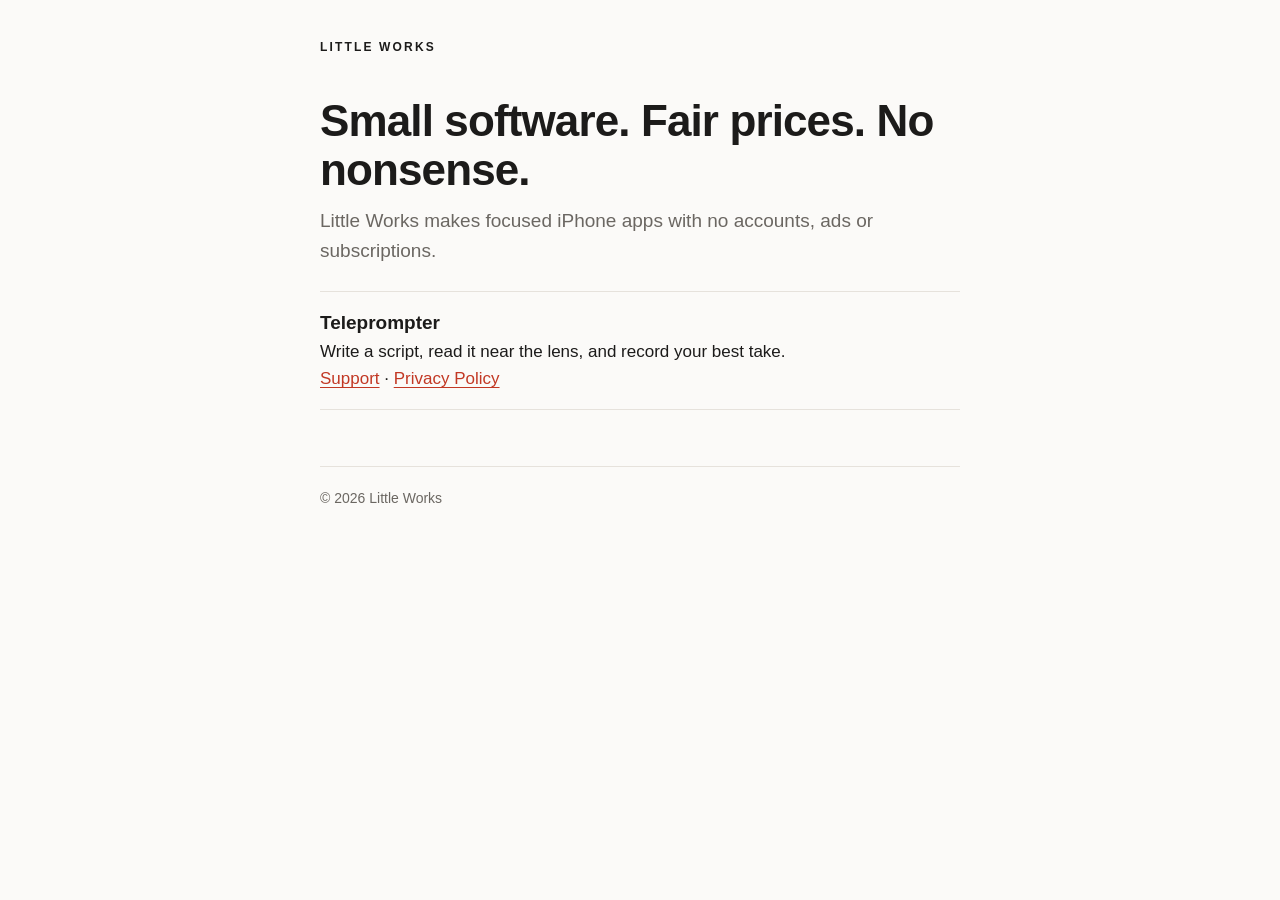
<file: index.html>
<!doctype html>
<html lang="en">
<head>
  <meta charset="utf-8">
  <meta name="viewport" content="width=device-width, initial-scale=1">
  <title>Little Works</title>
  <meta name="description" content="Little Works makes small iPhone apps. Small software. Fair prices. No nonsense.">
  <link rel="stylesheet" href="/styles.css">
</head>
<body>
<main>
  <a class="wordmark" href="/">Little Works</a>
  <h1>Small software. Fair prices. No nonsense.</h1>
  <p class="lede">Little Works makes focused iPhone apps with no accounts, ads or subscriptions.</p>

  <ul class="apps">
    <li>
      <strong>Teleprompter</strong>
      Write a script, read it near the lens, and record your best take.<br>
      <a href="/teleprompter/support/">Support</a> · <a href="/teleprompter/privacy/">Privacy Policy</a>
    </li>
  </ul>

  <footer>© 2026 Little Works</footer>
</main>
</body>
</html>
</file>
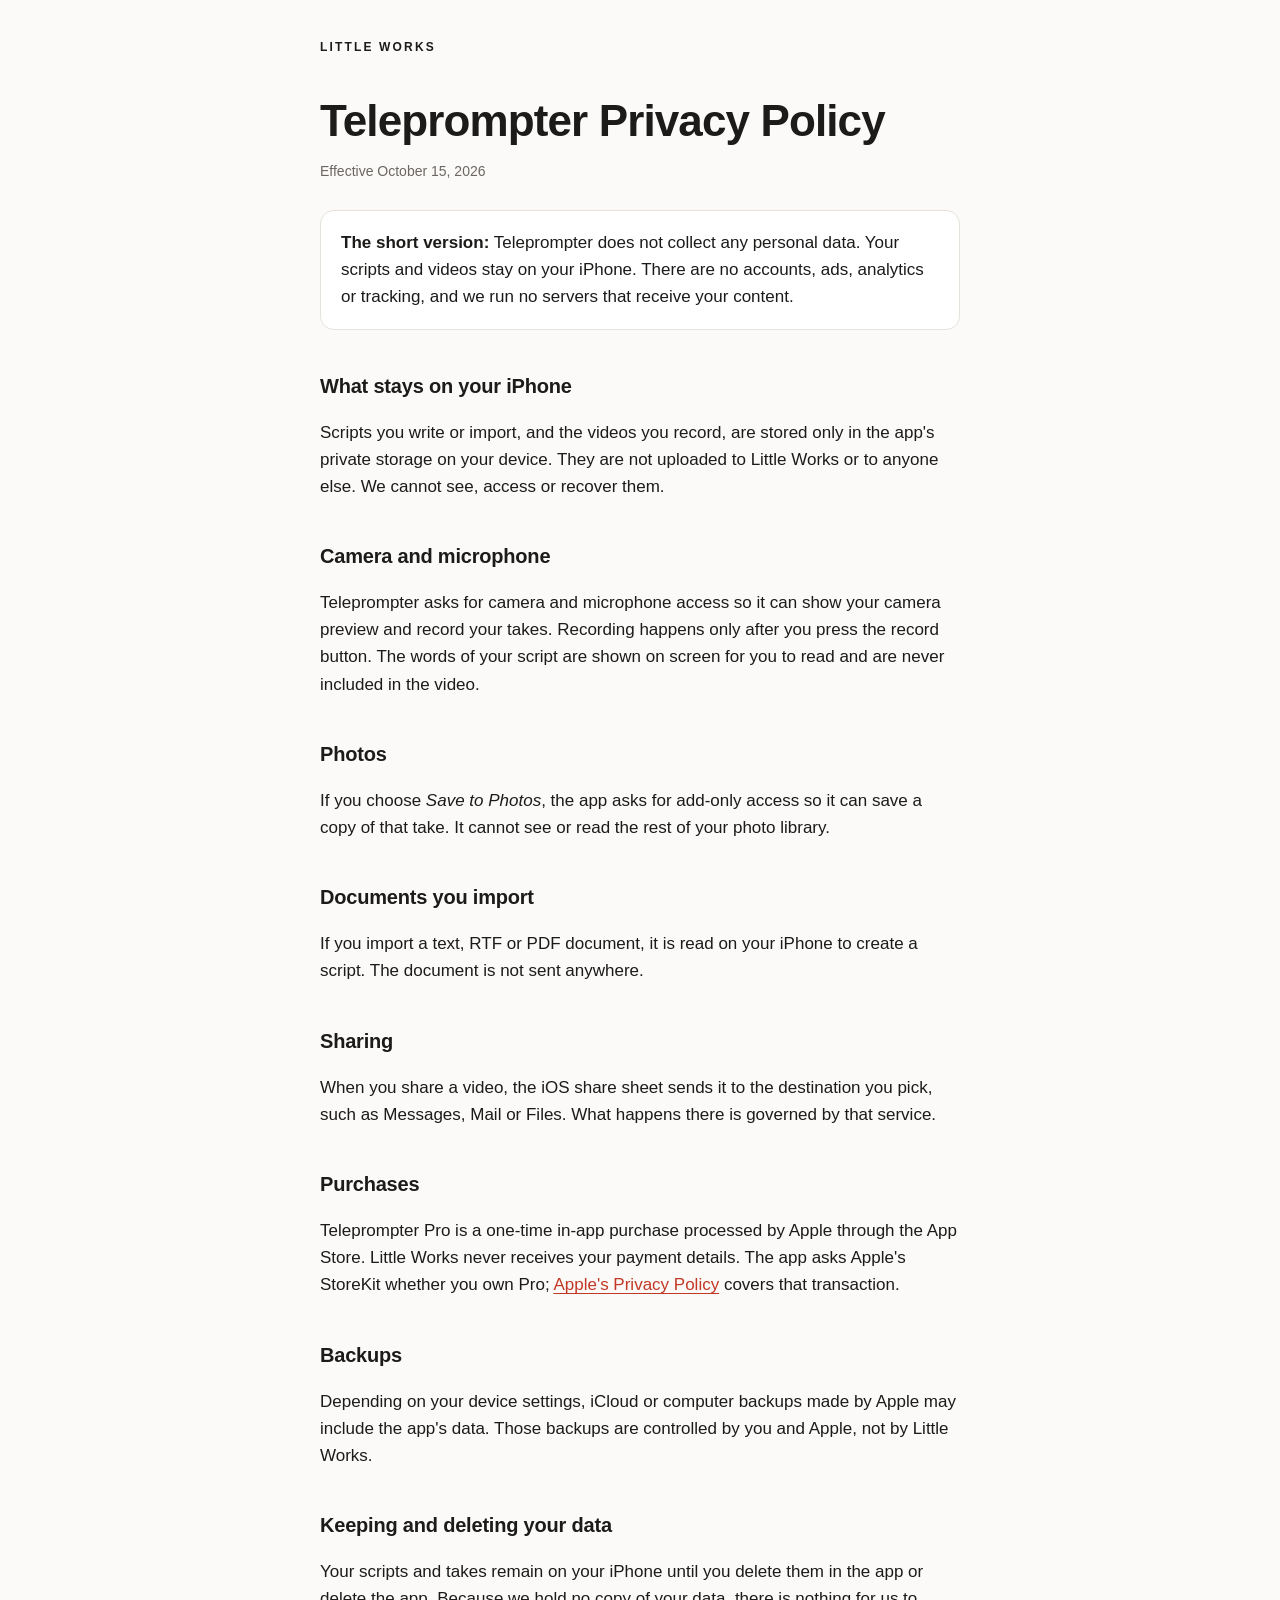
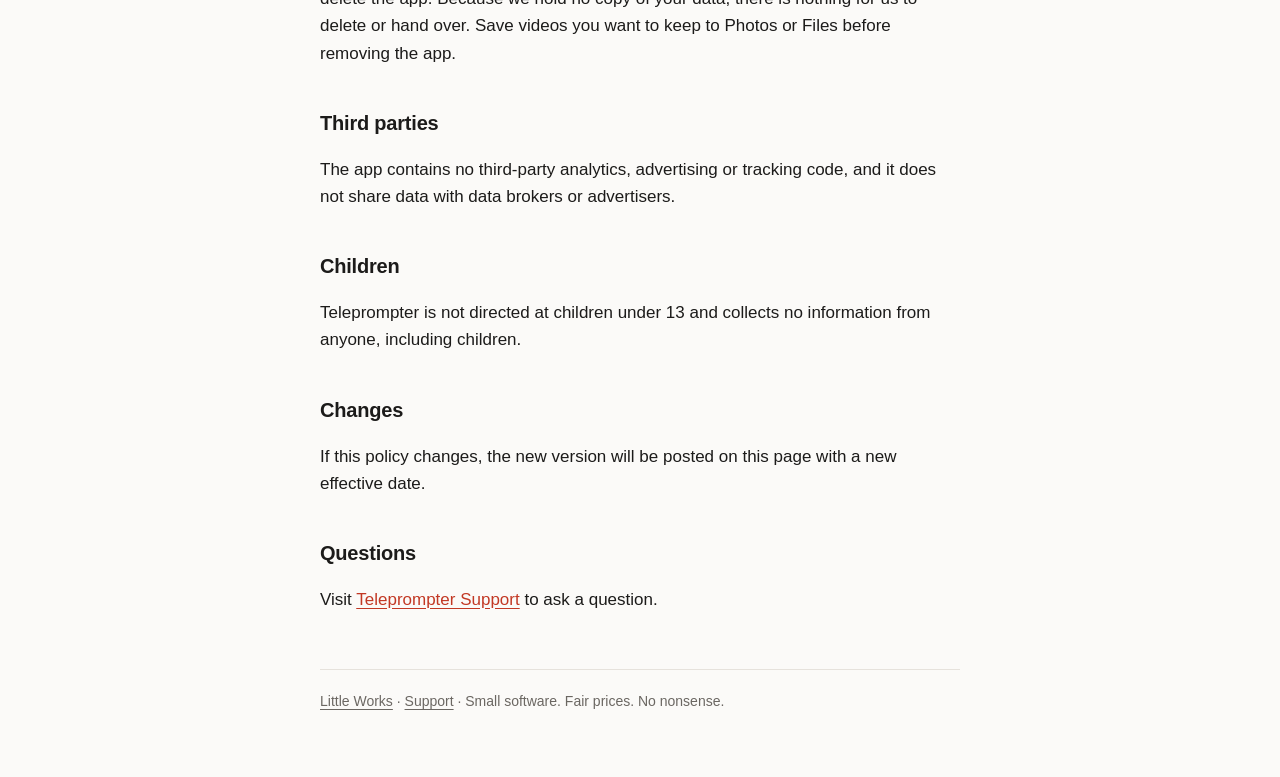
<file: teleprompter/privacy/index.html>
<!doctype html>
<html lang="en">
<head>
  <meta charset="utf-8">
  <meta name="viewport" content="width=device-width, initial-scale=1">
  <title>Teleprompter Privacy Policy · Little Works</title>
  <meta name="description" content="Teleprompter by Little Works collects no personal data. Your scripts and videos stay on your iPhone.">
  <link rel="stylesheet" href="/styles.css">
</head>
<body>
<main>
  <a class="wordmark" href="/">Little Works</a>
  <h1>Teleprompter Privacy Policy</h1>
  <p class="meta">Effective October 15, 2026</p>

  <div class="summary">
    <p><strong>The short version:</strong> Teleprompter does not collect any personal data. Your scripts and videos stay on your iPhone. There are no accounts, ads, analytics or tracking, and we run no servers that receive your content.</p>
  </div>

  <h2>What stays on your iPhone</h2>
  <p>Scripts you write or import, and the videos you record, are stored only in the app's private storage on your device. They are not uploaded to Little Works or to anyone else. We cannot see, access or recover them.</p>

  <h2>Camera and microphone</h2>
  <p>Teleprompter asks for camera and microphone access so it can show your camera preview and record your takes. Recording happens only after you press the record button. The words of your script are shown on screen for you to read and are never included in the video.</p>

  <h2>Photos</h2>
  <p>If you choose <em>Save to Photos</em>, the app asks for add-only access so it can save a copy of that take. It cannot see or read the rest of your photo library.</p>

  <h2>Documents you import</h2>
  <p>If you import a text, RTF or PDF document, it is read on your iPhone to create a script. The document is not sent anywhere.</p>

  <h2>Sharing</h2>
  <p>When you share a video, the iOS share sheet sends it to the destination you pick, such as Messages, Mail or Files. What happens there is governed by that service.</p>

  <h2>Purchases</h2>
  <p>Teleprompter Pro is a one-time in-app purchase processed by Apple through the App Store. Little Works never receives your payment details. The app asks Apple's StoreKit whether you own Pro; <a href="https://www.apple.com/legal/privacy/">Apple's Privacy Policy</a> covers that transaction.</p>

  <h2>Backups</h2>
  <p>Depending on your device settings, iCloud or computer backups made by Apple may include the app's data. Those backups are controlled by you and Apple, not by Little Works.</p>

  <h2>Keeping and deleting your data</h2>
  <p>Your scripts and takes remain on your iPhone until you delete them in the app or delete the app. Because we hold no copy of your data, there is nothing for us to delete or hand over. Save videos you want to keep to Photos or Files before removing the app.</p>

  <h2>Third parties</h2>
  <p>The app contains no third-party analytics, advertising or tracking code, and it does not share data with data brokers or advertisers.</p>

  <h2>Children</h2>
  <p>Teleprompter is not directed at children under 13 and collects no information from anyone, including children.</p>

  <h2>Changes</h2>
  <p>If this policy changes, the new version will be posted on this page with a new effective date.</p>

  <h2>Questions</h2>
  <p>Visit <a href="/teleprompter/support/">Teleprompter Support</a> to ask a question.</p>

  <footer>
    <a href="/">Little Works</a> · <a href="/teleprompter/support/">Support</a> · Small software. Fair prices. No nonsense.
  </footer>
</main>
</body>
</html>
</file>
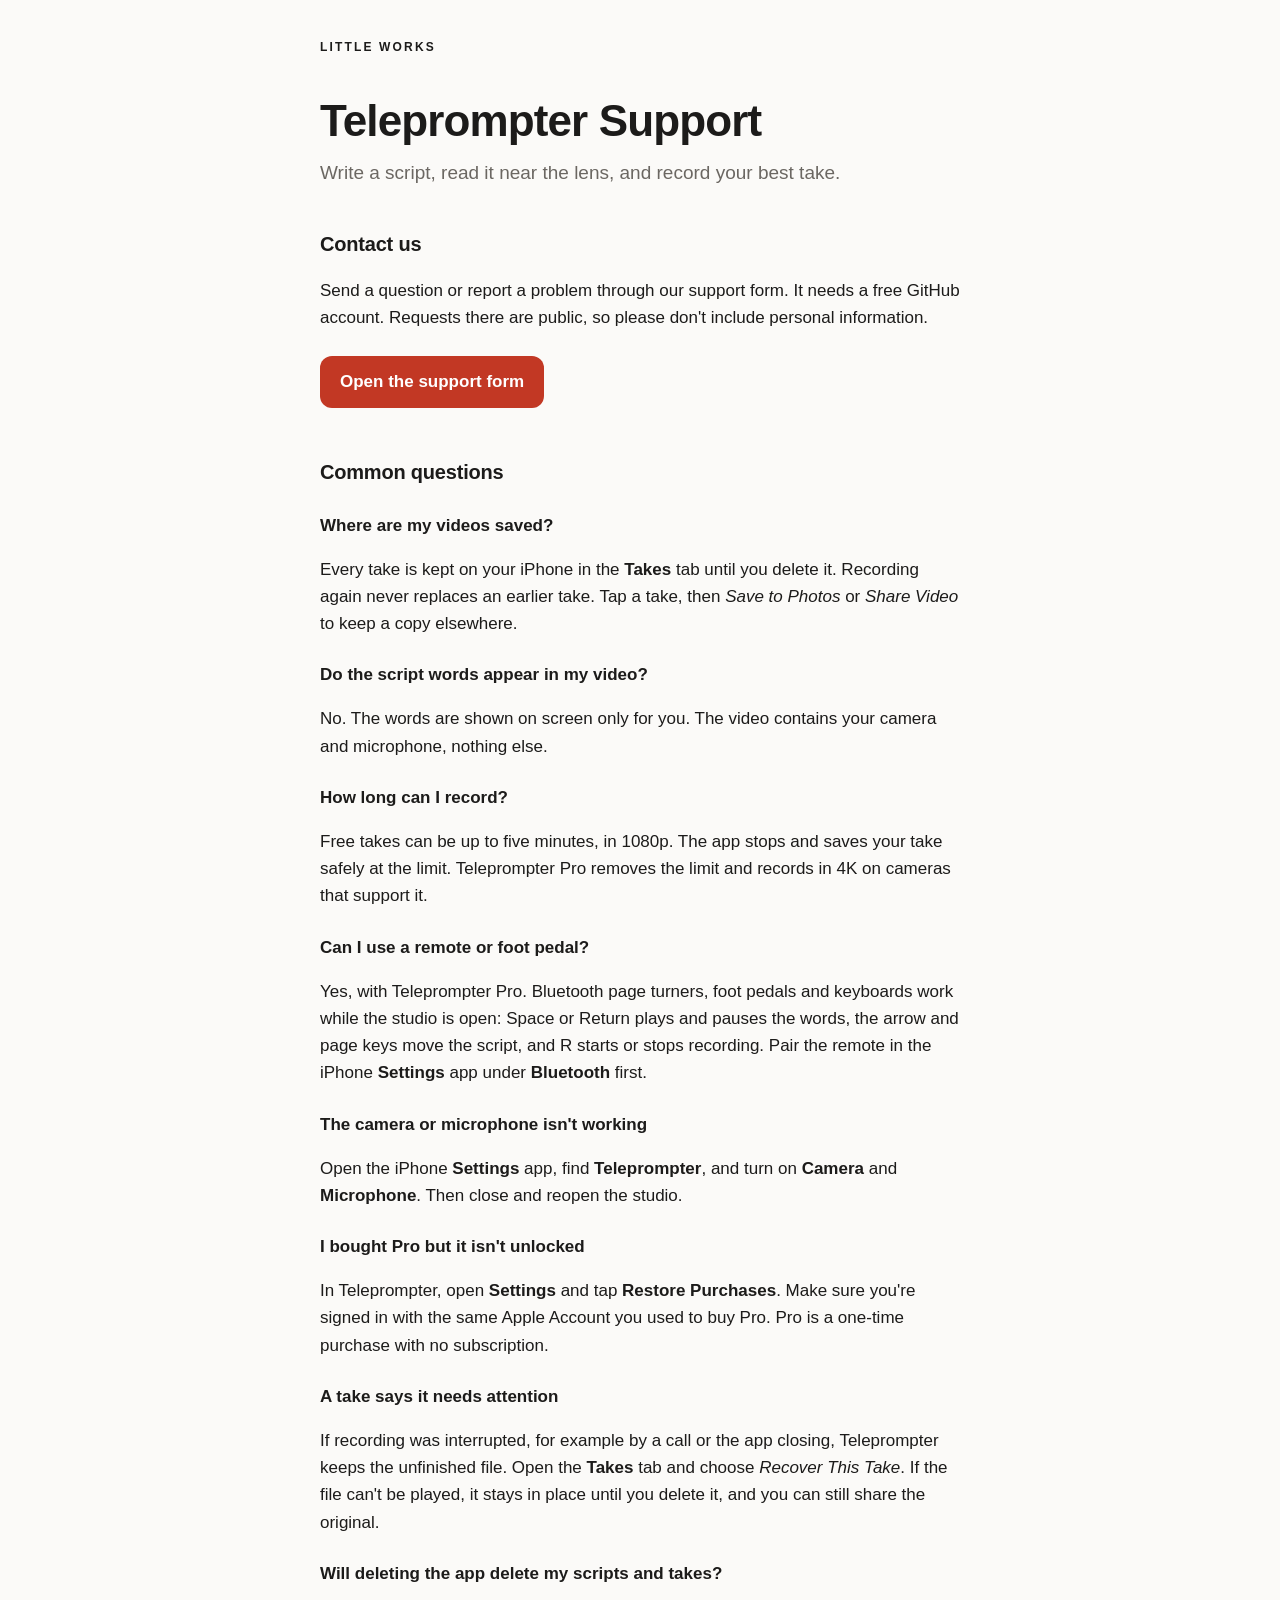
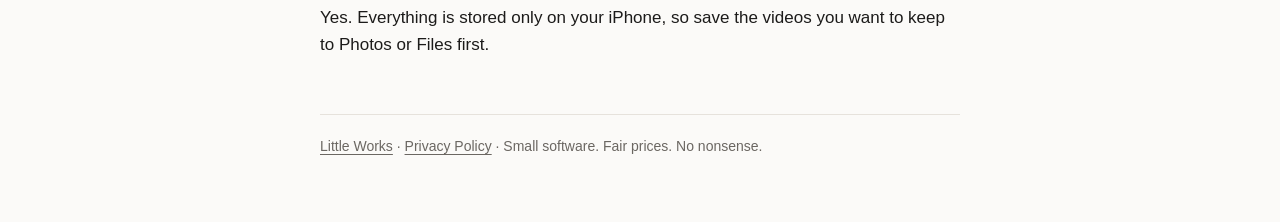
<file: teleprompter/support/index.html>
<!doctype html>
<html lang="en">
<head>
  <meta charset="utf-8">
  <meta name="viewport" content="width=device-width, initial-scale=1">
  <title>Teleprompter Support · Little Works</title>
  <meta name="description" content="Help with Teleprompter by Little Works: recording, takes, Pro and permissions.">
  <link rel="stylesheet" href="/styles.css">
</head>
<body>
<main>
  <a class="wordmark" href="/">Little Works</a>
  <h1>Teleprompter Support</h1>
  <p class="lede">Write a script, read it near the lens, and record your best take.</p>

  <h2>Contact us</h2>
  <p>Send a question or report a problem through our support form. It needs a free GitHub account. Requests there are public, so please don't include personal information.</p>
  <a class="button" href="https://github.com/RenanM97/little-works/issues/new?template=support.yml">Open the support form</a>

  <h2>Common questions</h2>

  <h3>Where are my videos saved?</h3>
  <p>Every take is kept on your iPhone in the <strong>Takes</strong> tab until you delete it. Recording again never replaces an earlier take. Tap a take, then <em>Save to Photos</em> or <em>Share Video</em> to keep a copy elsewhere.</p>

  <h3>Do the script words appear in my video?</h3>
  <p>No. The words are shown on screen only for you. The video contains your camera and microphone, nothing else.</p>

  <h3>How long can I record?</h3>
  <p>Free takes can be up to five minutes, in 1080p. The app stops and saves your take safely at the limit. Teleprompter Pro removes the limit and records in 4K on cameras that support it.</p>

  <h3>Can I use a remote or foot pedal?</h3>
  <p>Yes, with Teleprompter Pro. Bluetooth page turners, foot pedals and keyboards work while the studio is open: Space or Return plays and pauses the words, the arrow and page keys move the script, and R starts or stops recording. Pair the remote in the iPhone <strong>Settings</strong> app under <strong>Bluetooth</strong> first.</p>

  <h3>The camera or microphone isn't working</h3>
  <p>Open the iPhone <strong>Settings</strong> app, find <strong>Teleprompter</strong>, and turn on <strong>Camera</strong> and <strong>Microphone</strong>. Then close and reopen the studio.</p>

  <h3>I bought Pro but it isn't unlocked</h3>
  <p>In Teleprompter, open <strong>Settings</strong> and tap <strong>Restore Purchases</strong>. Make sure you're signed in with the same Apple Account you used to buy Pro. Pro is a one-time purchase with no subscription.</p>

  <h3>A take says it needs attention</h3>
  <p>If recording was interrupted, for example by a call or the app closing, Teleprompter keeps the unfinished file. Open the <strong>Takes</strong> tab and choose <em>Recover This Take</em>. If the file can't be played, it stays in place until you delete it, and you can still share the original.</p>

  <h3>Will deleting the app delete my scripts and takes?</h3>
  <p>Yes. Everything is stored only on your iPhone, so save the videos you want to keep to Photos or Files first.</p>

  <footer>
    <a href="/">Little Works</a> · <a href="/teleprompter/privacy/">Privacy Policy</a> · Small software. Fair prices. No nonsense.
  </footer>
</main>
</body>
</html>
</file>
<file: styles.css>
:root {
  --bg: #fbfaf8;
  --text: #1c1b1a;
  --muted: #6b6762;
  --rule: #e6e2dc;
  --accent: #c23824;
  --card: #ffffff;
  color-scheme: light dark;
}
@media (prefers-color-scheme: dark) {
  :root {
    --bg: #111213;
    --text: #f2f0ed;
    --muted: #a19c96;
    --rule: #2a2a2b;
    --accent: #ff8059;
    --card: #19191a;
  }
}
* { box-sizing: border-box; }
html { -webkit-text-size-adjust: 100%; }
body {
  margin: 0;
  background: var(--bg);
  color: var(--text);
  font: 17px/1.6 -apple-system, BlinkMacSystemFont, "SF Pro Text", "Helvetica Neue", Helvetica, Arial, sans-serif;
}
main { max-width: 680px; margin: 0 auto; padding: 32px 20px 64px; }
.wordmark {
  display: inline-block;
  font-size: 12px; font-weight: 700; letter-spacing: 0.18em; text-transform: uppercase;
  color: var(--text); text-decoration: none; margin-bottom: 40px;
}
h1 { font-size: clamp(32px, 7vw, 44px); line-height: 1.1; letter-spacing: -0.02em; margin: 0 0 12px; }
h2 { font-size: 20px; letter-spacing: -0.01em; margin: 40px 0 8px; }
h3 { font-size: 17px; margin: 24px 0 4px; }
p, li { color: var(--text); }
.lede { font-size: 19px; color: var(--muted); margin: 0 0 8px; }
.meta { font-size: 14px; color: var(--muted); }
a { color: var(--accent); text-underline-offset: 3px; }
ul { padding-left: 22px; }
li { margin: 6px 0; }
.summary {
  background: var(--card); border: 1px solid var(--rule); border-radius: 14px;
  padding: 18px 20px; margin: 28px 0 8px;
}
.summary p { margin: 0; }
.button {
  display: inline-block; background: var(--accent); color: #fff; font-weight: 600;
  padding: 12px 20px; border-radius: 12px; text-decoration: none; margin: 8px 0;
}
@media (prefers-color-scheme: dark) { .button { color: #111; } }
.apps { list-style: none; padding: 0; margin: 24px 0; border-top: 1px solid var(--rule); }
.apps li { border-bottom: 1px solid var(--rule); padding: 16px 0; margin: 0; }
.apps strong { display: block; font-size: 19px; }
footer { margin-top: 56px; padding-top: 20px; border-top: 1px solid var(--rule); font-size: 14px; color: var(--muted); }
footer a { color: var(--muted); }
</file>
